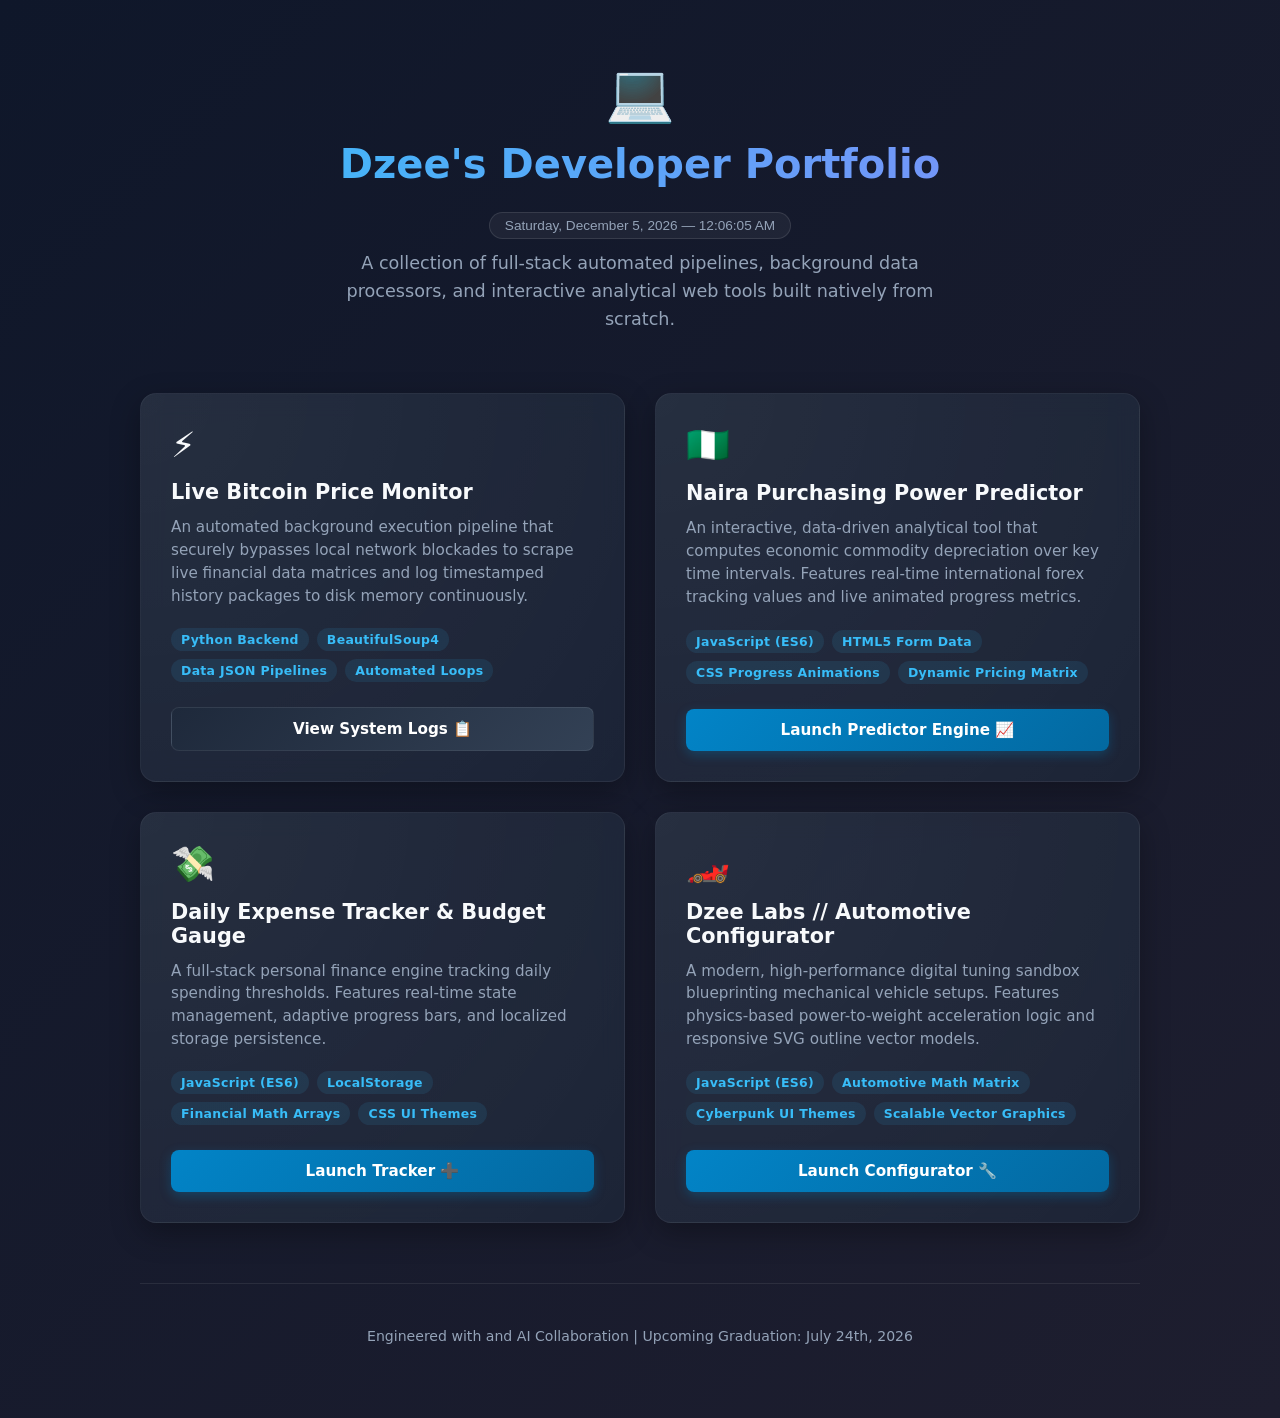
<file: index.html>
<!DOCTYPE html>
<html lang="en">
<head>
    <meta charset="UTF-8">
    <meta name="viewport" content="width=device-width, initial-scale=1.0">
    <title>My Software Engineering Portfolio</title>
    <link rel="stylesheet" href="style.css">
</head>
<body>
    <div class="portfolio-container">
        <!-- Developer Profile Presentation Header Card -->
        <header class="profile-header">
            <div class="avatar-logo">💻</div>
            <h1>Dzee's Developer Portfolio</h1>
            <div id="live-clock" style="display: inline-block; margin: 10px 0; padding: 5px 15px; background: rgba(255, 255, 255, 0.05); border: 1px solid rgba(255, 255, 255, 0.1); border-radius: 50px; font-size: 0.85rem; color: #94a3b8; font-family: 'Inter', sans-serif;"></div>
            <p>A collection of full-stack automated pipelines, background data processors, and interactive analytical web tools built natively from scratch.</p>
            <script>
                function runHeaderClock() {
                    const clockElement = document.getElementById('live-clock');
                    const update = () => {
                        const now = new Date();
                        const dateString = now.toLocaleDateString('en-US', {
                            weekday: 'long',
                            year: 'numeric',
                            month: 'long',
                            day: 'numeric'
                        });
                        const timeString = now.toLocaleTimeString('en-US', {
                            hour: 'numeric',
                            minute: '2-digit',
                            second: '2-digit',
                            hour12: true
                        });
                        clockElement.textContent = `${dateString} — ${timeString}`;
                    };
                    setInterval(update, 1000);
                    update();
                }
                runHeaderClock();
            </script>
        </header>

        <script>
            function updateLiveClock() {
                const now = new Date();
                const dateOptions = { weekday: 'long', year: 'numeric', month: 'long', day: 'numeric' };
                const timeOptions = { hour: 'numeric', minute: '2-digit', second: '2-digit', hour12: true };

                const dateString = now.toLocaleDateString('en-US', dateOptions);
                const timeString = now.toLocaleTimeString('en-US', timeOptions);

                document.getElementById('live-clock').textContent = `${dateString} — ${timeString}`;
            }
            setInterval(updateLiveClock, 1000);
            updateLiveClock();
        </script>

        <!-- Dynamic Responsive Projects Showcase Grid Layout -->
        <div class="projects-grid" style="grid-template-columns: repeat(auto-fit, minmax(340px, 1fr));">
            
                        <!-- CARD 1: BITCOIN LIVE REAL-TIME MONITOR -->
            <div class="project-card">
                <div class="card-icon">⚡</div>
                <h3>Live Bitcoin Price Monitor</h3>
                <p>An automated background execution pipeline that securely bypasses local network blockades to scrape live financial data matrices and log timestamped history packages to disk memory continuously.</p>
                <div class="tech-stack">
                    <span>Python Backend</span> <span>BeautifulSoup4</span> <span>Data JSON Pipelines</span> <span>Automated Loops</span>
                </div>
                <!-- Add this link button below to complete the alignment balance -->
                <a href="crypto_log.txt" class="launch-btn" style="background: linear-gradient(135deg, #1e293b 0%, #334155 100%); border: 1px solid var(--border-glow); box-shadow: none;">View System Logs 📋</a>
            </div>


            <!-- CARD 2: NAIRA PURCHASING POWER CALCULATOR ENGINE -->
            <div class="project-card">
                <div class="card-icon">🇳🇬</div>
                <h3>Naira Purchasing Power Predictor</h3>
                <p>An interactive, data-driven analytical tool that computes economic commodity depreciation over key time intervals. Features real-time international forex tracking values and live animated progress metrics.</p>
                <div class="tech-stack">
                    <span>JavaScript (ES6)</span> <span>HTML5 Form Data</span> <span>CSS Progress Animations</span> <span>Dynamic Pricing Matrix</span>
                </div>
                <a href="Naira Predictor/index.html" class="launch-btn">Launch Predictor Engine 📈</a>
            </div>
            
            <!-- CARD 3: REAL-TIME DAILY EXPENSE TRACKER -->
            <div class="project-card">
                <div class="card-icon">💸</div>
                <h3>Daily Expense Tracker & Budget Gauge</h3>
                <p>A full-stack personal finance engine tracking daily spending thresholds. Features real-time state management, adaptive progress bars, and localized storage persistence.</p>
                <div class="tech-stack">
                    <span>JavaScript (ES6)</span> <span>LocalStorage</span> <span>Financial Math Arrays</span> <span>CSS UI Themes</span>
                </div>
                <a href="Expense Tracker/index.html" class="launch-btn" style="background: linear-gradient(135deg, #0284c7 0%, #0369a1 100%);">Launch Tracker ➕</a>
            </div>

                        <!-- CARD 3: VIRTUAL AUTOMOTIVE CONFIGURATOR -->
            <div class="project-card">
                <div class="card-icon">🏎️</div>
                <h3>Dzee Labs // Automotive Configurator</h3>
                <p>A modern, high-performance digital tuning sandbox blueprinting mechanical vehicle setups. Features physics-based power-to-weight acceleration logic and responsive SVG outline vector models.</p>
                <div class="tech-stack">
                    <span>JavaScript (ES6)</span> <span>Automotive Math Matrix</span> <span>Cyberpunk UI Themes</span> <span>Scalable Vector Graphics</span>
                </div>
                <a href="Car Tuner/index.html" class="launch-btn" style="background: linear-gradient(135deg, #0284c7 0%, #0369a1 100%);">Launch Configurator 🔧</a>
            </div>


        </div>

        <footer>
            <p>Engineered with and AI Collaboration | Upcoming Graduation: July 24th, 2026</p>
        </footer>
    </div>
</body>
</html>
</file>
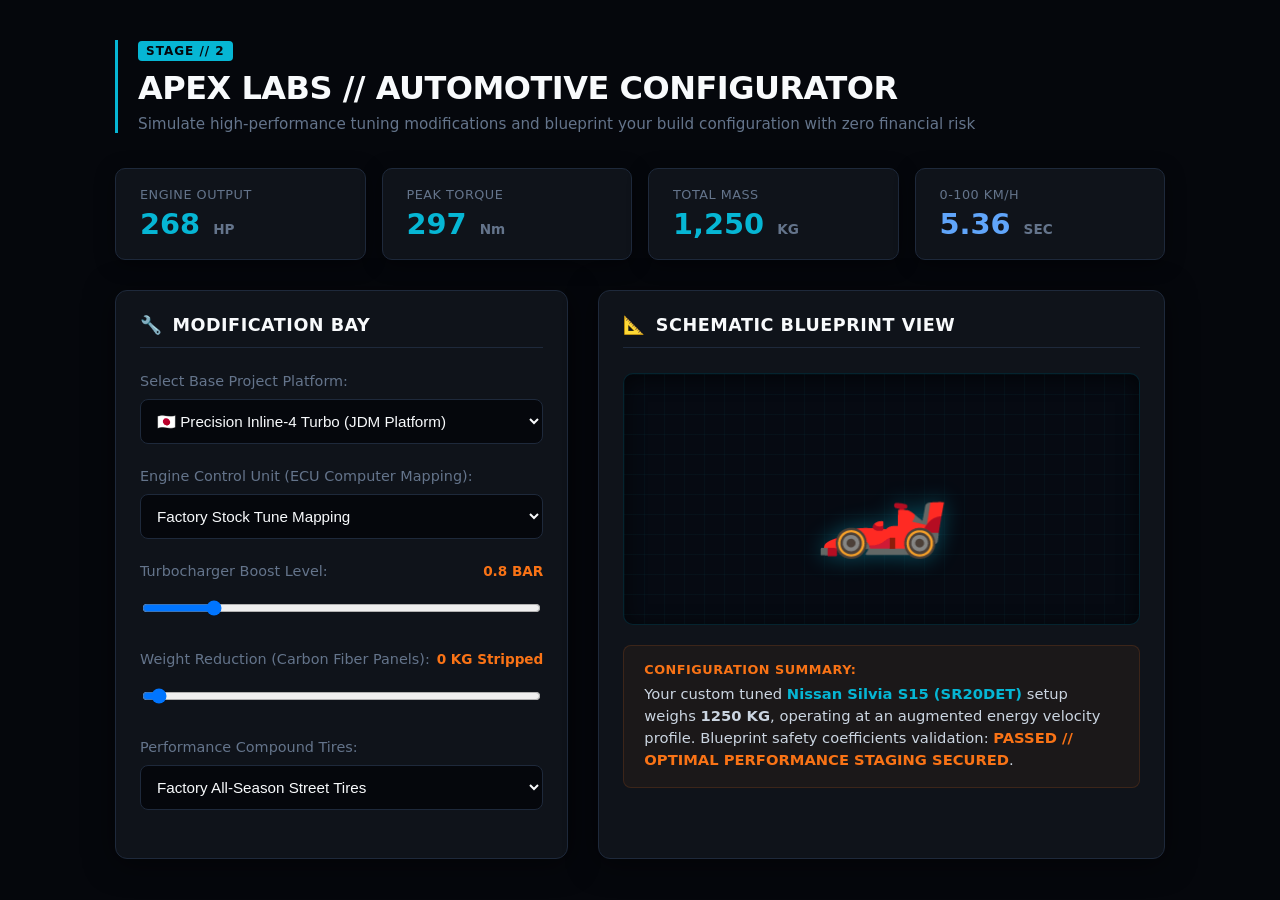
<file: Car Tuner/index.html>
<!DOCTYPE html>
<html lang="en">
<head>
    <meta charset="UTF-8">
    <meta name="viewport" content="width=device-width, initial-scale=1.0">
    <title>Apex Labs // Virtual Car Tuner</title>
    <link rel="stylesheet" href="style.css">
</head>
<body>
    <div class="garage-wrapper">
        <header>
            <div class="logo-badge">STAGE // 2</div>
            <h1>APEX LABS // AUTOMOTIVE CONFIGURATOR</h1>
            <p>Simulate high-performance tuning modifications and blueprint your build configuration with zero financial risk</p>
        </header>

        <!-- Live Telemetry Stats Dashboard Row Tracker -->
        <div class="telemetry-panel">
            <div class="stat-node">
                <span class="stat-title">Engine Output</span>
                <div class="stat-value"><span id="stat-hp">300</span> <small>HP</small></div>
            </div>
            <div class="stat-node">
                <span class="stat-title">Peak Torque</span>
                <div class="stat-value"><span id="stat-tq">350</span> <small>Nm</small></div>
            </div>
            <div class="stat-node">
                <span class="stat-title">Total Mass</span>
                <div class="stat-value"><span id="stat-wt">1,450</span> <small>KG</small></div>
            </div>
            <div class="stat-node">
                <span class="stat-title">0-100 KM/H</span>
                <div class="stat-value" style="color: #60a5fa;"><span id="stat-acc">5.2</span> <small>SEC</small></div>
            </div>
        </div>

        <!-- Split Grid Workspace Panel Container -->
        <div class="workspace-grid">
            <!-- Left Panel Column: Tuning Bay Controls Matrix -->
            <div class="control-panel flex-column">
                <h2><span class="panel-icon">🔧</span> MODIFICATION BAY</h2>
                
                <div class="tuning-group">
                    <label for="chassis-select">Select Base Project Platform:</label>
                    <select id="chassis-select">
                        <option value="jdm">🇯🇵 Precision Inline-4 Turbo (JDM Platform)</option>
                        <option value="euro">🇩🇪 Twin-Turbo V6 Euro Muscle (Euro Platform)</option>
                        <option value="usdm">🇺🇸 Naturally Aspirated V8 Block (USDM Platform)</option>
                    </select>
                </div>

                <div class="tuning-group">
                    <label for="ecu-select">Engine Control Unit (ECU Computer Mapping):</label>
                    <select id="ecu-select">
                        <option value="stock">Factory Stock Tune Mapping</option>
                        <option value="stage1">Stage 1 Flash Performance Map (+15% HP)</option>
                        <option value="stage2">Stage 2 Custom Dyno Calibration (+35% HP)</option>
                    </select>
                </div>

                <!-- Range Sliders for Mechanical Handling Adjustments -->
                <div class="tuning-group">
                    <div class="slider-header">
                        <label for="boost-slider">Turbocharger Boost Level:</label>
                        <span class="slider-readout" id="boost-readout">0.8 BAR</span>
                    </div>
                    <input type="range" id="boost-slider" min="0.5" max="2.5" step="0.1" value="0.8">
                </div>

                <div class="tuning-group">
                    <div class="slider-header">
                        <label for="weight-slider">Weight Reduction (Carbon Fiber Panels):</label>
                        <span class="slider-readout" id="weight-readout">0 KG Stripped</span>
                    </div>
                    <input type="range" id="weight-slider" min="0" max="300" step="10" value="0">
                </div>

                <div class="tuning-group">
                    <label for="tire-select">Performance Compound Tires:</label>
                    <select id="tire-select">
                        <option value="street">Factory All-Season Street Tires</option>
                        <option value="sport">Semi-Slick Sport Compounds (Improves Launch)</option>
                        <option value="track">Full Track Slicks (Maximum Traction)</option>
                    </select>
                </div>
            </div>

            <!-- Right Panel Column: Interactive Blueprint Render Visualizer Canvas Window -->
            <div class="render-panel flex-column">
                <h2><span class="panel-icon">📐</span> SCHEMATIC BLUEPRINT VIEW</h2>
                <div class="blueprint-canvas-box">
                    <!-- Vector Chassis Graphics Matrix Overlay Ring Elements -->
                    <div class="wireframe-ring" id="ring-back"></div>
                    <div class="wireframe-ring" id="ring-front"></div>
                    <div class="chassis-car-vector" id="car-vector-silhouette">🏎️</div>
                    <div class="blueprint-grid-lines"></div>
                </div>
                <div class="build-summary-card">
                    <h3>CONFIGURATION SUMMARY:</h3>
                    <p id="summary-text">Select mechanical adjustments to compute your blueprint mapping metrics safely.</p>
                </div>
            </div>
        </div>
    </div>

    <script src="app.js"></script>
</body>
</html>
</file>
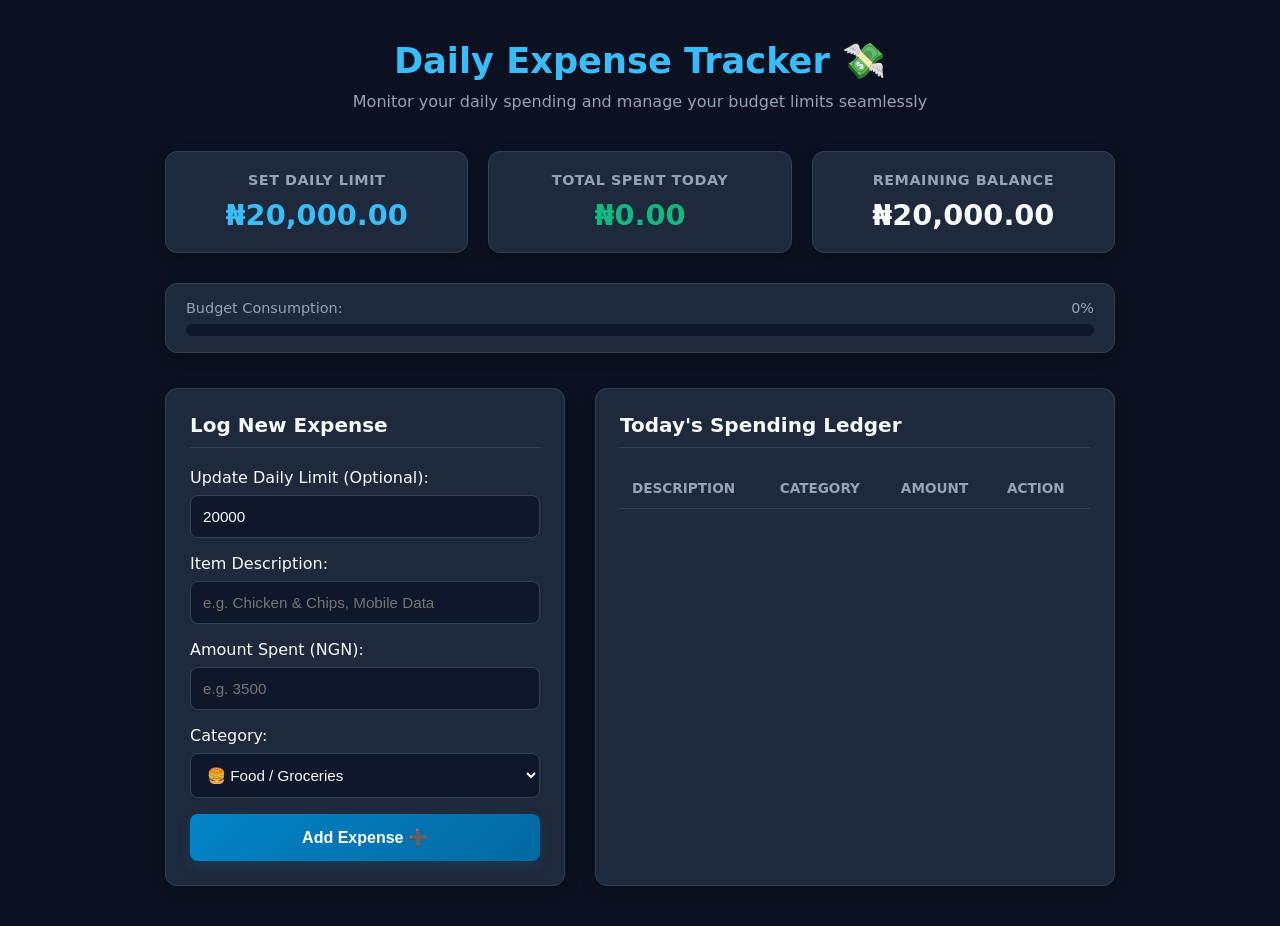
<file: Expense Tracker/index.html>
<!DOCTYPE html>
<html lang="en">
<head>
    <meta charset="UTF-8">
    <meta name="viewport" content="width=device-width, initial-scale=1.0">
    <title>Daily Expense Tracker & Budget Gauge</title>
    <link rel="stylesheet" href="style.css">
</head>
<body>
    <div class="tracker-wrapper">
        <header>
            <h1>Daily Expense Tracker 💸</h1>
            <p>Monitor your daily spending and manage your budget limits seamlessly</p>
        </header>

        <!-- Top Overview Budget Cards Row Container -->
        <div class="metrics-grid">
            <div class="metric-card total-budget">
                <h3>Set Daily Limit</h3>
                <div class="amount">₦<span id="display-budget">20,000</span></div>
            </div>
            <div class="metric-card total-spent">
                <h3>Total Spent Today</h3>
                <div class="amount" id="display-spent">₦0.00</div>
            </div>
            <div class="metric-card balance-left">
                <h3>Remaining Balance</h3>
                <div class="amount" id="display-balance">₦20,000</div>
            </div>
        </div>

        <!-- Progress Gauge Bar Tracker Section -->
        <div class="gauge-section">
            <div class="gauge-label">Budget Consumption: <span id="gauge-pct">0%</span></div>
            <div class="gauge-track">
                <div class="gauge-fill" id="gauge-fill-bar"></div>
            </div>
        </div>

        <!-- Main Form Input and Data Grid Split Panel Box -->
        <div class="main-panel">
            <!-- Left Column Component: Log Input Form -->
            <div class="form-container">
                <h2>Log New Expense</h2>
                <form id="expense-form">
                    <div class="form-group">
                        <label for="budget-limit-input">Update Daily Limit (Optional):</label>
                        <input type="number" id="budget-limit-input" value="20000" placeholder="e.g. 20000">
                    </div>
                    <div class="form-group">
                        <label for="item-desc">Item Description:</label>
                        <input type="text" id="item-desc" placeholder="e.g. Chicken & Chips, Mobile Data" required>
                    </div>
                    <div class="form-group">
                        <label for="item-amount">Amount Spent (NGN):</label>
                        <input type="number" id="item-amount" placeholder="e.g. 3500" required>
                    </div>
                    <div class="form-group">
                        <label for="item-category">Category:</label>
                        <select id="item-category">
                            <option value="Food">🍔 Food / Groceries</option>
                            <option value="Data">📱 Data / Internet</option>
                            <option value="Transport">🚖 Transport</option>
                            <option value="Entertainment">🎬 Entertainment</option>
                            <option value="Other">💡 Other Necessities</option>
                        </select>
                    </div>
                    <button type="submit" class="submit-btn">Add Expense ➕</button>
                </form>
            </div>

            <!-- Right Column Component: Visual Data Table List Log -->
            <div class="log-container">
                <h2>Today's Spending Ledger</h2>
                <div class="table-wrapper">
                    <table>
                        <thead>
                            <tr>
                                <th>Description</th>
                                <th>Category</th>
                                <th>Amount</th>
                                <th>Action</th>
                            </tr>
                        </thead>
                        <tbody id="ledger-rows">
                            <!-- JavaScript will insert rows here dynamically -->
                        </tbody>
                    </table>
                </div>
            </div>
        </div>
    </div>

    <script src="app.js"></script>
</body>
</html>
</file>
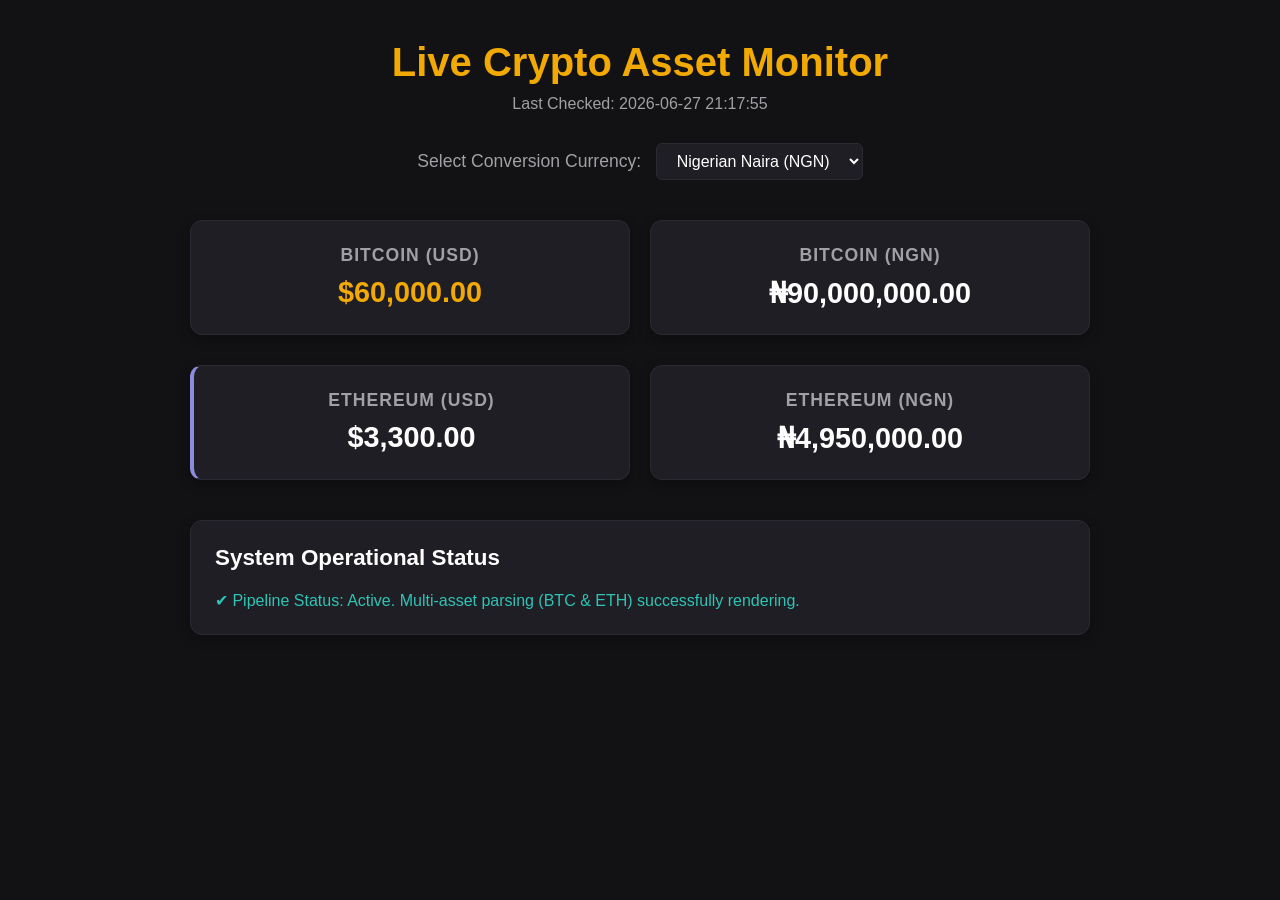
<file: Live Bitcoin Price Monitor/index.html>
<!DOCTYPE html>
<html lang="en">
<head>
    <meta charset="UTF-8">
    <meta name="viewport" content="width=device-width, initial-scale=1.0">
    <title>Multi-Asset Crypto Dashboard</title>
    <link rel="stylesheet" href="style.css">
</head>
<body>
    <div class="dashboard-container">
        <header>
            <h1>Live Crypto Asset Monitor</h1>
            <p>Last Checked: <span id="timestamp">Synchronizing backend pipelines...</span></p>
        </header>

        <div class="control-panel" style="text-align: center; margin-bottom: 40px;">
            <label for="currency-select" style="color: var(--text-muted); font-size: 1.1rem; margin-right: 10px;">Select Conversion Currency:</label>
            <select id="currency-select" style="background: var(--card-bg); color: var(--text-main); border: 1px solid var(--border-color); padding: 8px 16px; border-radius: 6px; font-size: 1rem; cursor: pointer; outline: none;">
                <option value="ngn">Nigerian Naira (NGN)</option>
                <option value="eur">Euro (EUR)</option>
            </select>
        </div>

        <!-- ROW 1: BITCOIN TRACKING ASSETS -->
        <div class="price-grid" style="grid-template-columns: repeat(auto-fit, minmax(280px, 1fr)); margin-bottom: 30px;">
            <div class="card btc">
                <h3>Bitcoin (USD)</h3>
                <div class="price" id="btc-usd">$0.00</div>
            </div>
            <div class="card">
                <h3 id="btc-converted-label">Bitcoin (NGN)</h3>
                <div class="price" id="btc-converted-price">₦0.00</div>
            </div>
        </div>

        <!-- ROW 2: ETHEREUM TRACKING ASSETS -->
        <div class="price-grid" style="grid-template-columns: repeat(auto-fit, minmax(280px, 1fr)); margin-bottom: 40px;">
            <div class="card" style="border-left: 4px solid #8c8cde;">
                <h3>Ethereum (USD)</h3>
                <div class="price" id="eth-usd">$0.00</div>
            </div>
            <div class="card">
                <h3 id="eth-converted-label">Ethereum (NGN)</h3>
                <div class="price" id="eth-converted-price">₦0.00</div>
            </div>
        </div>

        <div class="log-section">
            <h2>System Operational Status</h2>
            <p style="color: #2ec4b6;">✔ Pipeline Status: Active. Multi-asset parsing (BTC & ETH) successfully rendering.</p>
        </div>
    </div>

    <script src="app.js"></script>
</body>
</html>
</file>
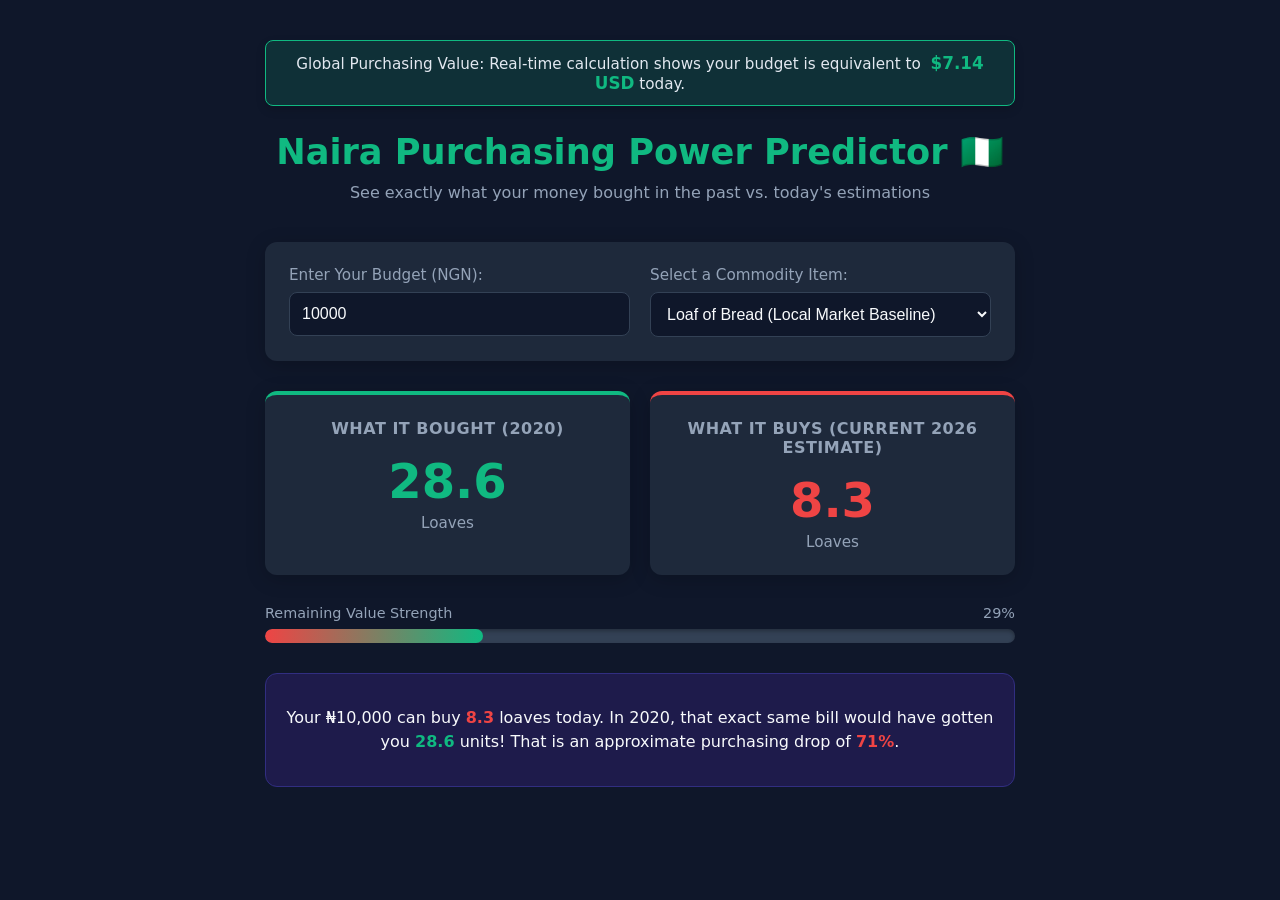
<file: Naira Predictor/index.html>
<!DOCTYPE html>
<html lang="en">
<head>
    <meta charset="UTF-8">
    <meta name="viewport" content="width=device-width, initial-scale=1.0">
    <title>Naira Purchasing Power Predictor</title>
    <link rel="stylesheet" href="style.css">
</head>
<body>
    <div class="app-wrapper">
        <div class="forex-banner" id="usd-banner">
            Global Valuation: <b>Loading USD Equivalency...</b>
        </div>

        <header>
            <h1>Naira Purchasing Power Predictor 🇳🇬</h1>
            <p>See exactly what your money bought in the past vs. today's estimations</p>
        </header>

        <div class="input-card">
            <div class="form-group">
                <label for="budget-input">Enter Your Budget (NGN):</label>
                <input type="number" id="budget-input" value="10000" placeholder="e.g. 10000">
            </div>

            <div class="form-group">
                <label for="item-select">Select a Commodity Item:</label>
                <select id="item-select">
                    <option value="bread">Loaf of Bread (Local Market Baseline)</option>
                    <option value="rice">Bag of Rice (50kg Standard)</option>
                    <option value="fuel">Fuel / Petrol (Per Litre Cost)</option>
                    <option value="data">Mobile Data Package (1GB Allocation)</option>
                    <option value="food">Plate of Food (Standard Restaurant)</option>
                    <option value="movie">Cinema Movie Ticket</option>
                    <option value="fees">School Fees Baseline (Per Term)</option>
                </select>
            </div>
        </div>

        <div class="comparison-grid">
            <div class="result-card past">
                <h3>What it Bought (2020)</h3>
                <div class="quantity-display" id="past-quantity">0</div>
                <p class="unit-label" id="past-unit">Units</p>
            </div>

            <div class="result-card present">
                <h3>What it Buys (Current 2026 Estimate)</h3>
                <div class="quantity-display" id="present-quantity">0</div>
                <p class="unit-label" id="present-unit">Units</p>
            </div>
        </div>

        <!-- New Visual Progress Bar Graphics Track Component Box -->
        <div class="progress-section" style="margin-bottom: 30px;">
            <div style="display: flex; justify-content: space-between; margin-bottom: 8px; font-size: 0.9rem; color: var(--text-muted);">
                <span>Remaining Value Strength</span>
                <span id="strength-percentage">100%</span>
            </div>
            <div class="progress-track">
                <div class="progress-fill" id="power-bar"></div>
            </div>
        </div>

        <div class="insight-box">
            <p id="insight-text">Adjust your budget to trigger live purchasing power calculations.</p>
        </div>
    </div>

    <script src="app.js"></script>
</body>
</html>
</file>
<file: style.css>
:root {
    --bg-gradient: linear-gradient(135deg, #0f172a 0%, #1e1e2f 100%);
    --card-bg: rgba(30, 41, 59, 0.7);
    --accent-blue: #38bdf8;
    --text-white: #f8fafc;
    --text-muted: #94a3b8;
    --border-glow: rgba(255, 255, 255, 0.08);
}

body {
    font-family: 'Segoe UI', system-ui, -apple-system, sans-serif;
    background: var(--bg-gradient);
    color: var(--text-white);
    margin: 0;
    padding: 60px 20px;
    min-height: 100vh;
    display: flex;
    justify-content: center;
    box-sizing: border-box;
}

.portfolio-container {
    max-width: 1000px;
    width: 100%;
}

.profile-header {
    text-align: center;
    margin-bottom: 60px;
}

.avatar-logo {
    font-size: 3.5rem;
    margin-bottom: 15px;
    animation: float 3s ease-in-out infinite;
}

@keyframes float {
    0%, 100% { transform: translateY(0); }
    50% { transform: translateY(-10px); }
}

.profile-header h1 {
    font-size: 2.5rem;
    margin: 0 0 15px 0;
    background: linear-gradient(90deg, #38bdf8, #818cf8);
    -webkit-background-clip: text;
        background: linear-gradient(90deg, #38bdf8, #818cf8);
    -webkit-background-clip: text;
    background-clip: text; /* Add this standard line to clear the warning */
    -webkit-text-fill-color: transparent;
    -webkit-text-fill-color: transparent;
}

.profile-header p {
    color: var(--text-muted);
    font-size: 1.1rem;
    max-width: 650px;
    margin: 0 auto;
    line-height: 1.6;
}

/* Projects Card Matrix Layout */
.projects-grid {
    display: grid;
    grid-template-columns: repeat(auto-fit, minmax(300px, 1fr));
    gap: 30px;
    margin-bottom: 60px;
}

.project-card {
    background: radial-gradient(circle at top left, rgba(255, 255, 255, 0.05), transparent), var(--card-bg);
    border: 1px solid rgba(255, 255, 255, 0.05);
    border-radius: 16px;
    padding: 30px;
    display: flex;
    flex-direction: column;
    box-shadow: 0 10px 30px rgba(0, 0, 0, 0.3);
    backdrop-filter: blur(12px);
    -webkit-backdrop-filter: blur(12px);
    transition: transform 0.3s cubic-bezier(0.4, 0, 0.2, 1), border-color 0.3s ease, box-shadow 0.3s ease;
}

.project-card:hover {
    box-shadow: 0 10px 40px rgba(0, 0, 0, 0.4), 0 0 20px rgba(56, 189, 248, 0.25);
}

.project-card:hover {
    transform: translateY(-5px);
    border-color: rgba(56, 189, 248, 0.4);
}

.card-icon {
    font-size: 2.2rem;
    margin-bottom: 15px;
}

.project-card h3 {
    margin: 0 0 12px 0;
    font-size: 1.3rem;
    color: var(--text-white);
}

.project-card p {
    color: var(--text-muted);
    font-size: 0.95rem;
    line-height: 1.5;
    margin: 0 0 20px 0;
    flex-grow: 1; /* Pushes the button to the bottom evenly */
}

/* Tech Badges Container Layout */
.tech-stack {
    display: flex;
    flex-wrap: wrap;
    gap: 8px;
    margin-bottom: 25px;
}

.tech-stack span {
    background-color: rgba(56, 189, 248, 0.1);
    color: var(--accent-blue);
    padding: 4px 10px;
    border-radius: 50px;
    font-size: 0.78rem;
    font-weight: 600;
    letter-spacing: 0.3px;
}

/* Interactive Launch Action Button Control Rules */
.launch-btn {
    display: inline-block;
    background: linear-gradient(135deg, #0284c7 0%, #0369a1 100%);
    color: white;
    text-decoration: none;
    text-align: center;
    padding: 12px;
    border-radius: 8px;
    font-weight: 600;
    font-size: 0.95rem;
    transition: opacity 0.2s, transform 0.1s;
    box-shadow: 0 4px 12px rgba(2, 132, 199, 0.3);
}

.launch-btn:hover {
    opacity: 0.9;
}

.launch-btn:active {
    transform: scale(0.98);
}

footer {
    text-align: center;
    color: var(--text-muted);
    font-size: 0.88rem;
    border-top: 1px solid var(--border-glow);
    padding-top: 30px;
}
</file>
<file: Car Tuner/style.css>
:root {
    --bg-obsidian: #05070c;
    --panel-charcoal: #0f131a;
    --neon-cyan: #06b6d4;
    --neon-orange: #f97316;
    --text-white: #f8fafc;
    --text-dim: #64748b;
    --border-alloy: #1e293b;
}

body {
    font-family: 'SF Pro Display', system-ui, -apple-system, sans-serif;
    background-color: var(--bg-obsidian);
    color: var(--text-white);
    margin: 0;
    padding: 40px 20px;
    display: flex;
    justify-content: center;
}

.garage-wrapper {
    max-width: 1050px;
    width: 100%;
}

header {
    margin-bottom: 35px;
    border-left: 3px solid var(--neon-cyan);
    padding-left: 20px;
}

.logo-badge {
    background-color: var(--neon-cyan);
    color: var(--bg-obsidian);
    display: inline-block;
    padding: 3px 8px;
    font-size: 0.75rem;
    font-weight: 800;
    border-radius: 4px;
    letter-spacing: 1px;
    margin-bottom: 8px;
}

header h1 {
    font-size: 2rem;
    margin: 0 0 8px 0;
    letter-spacing: -0.5px;
}

header p {
    color: var(--text-dim);
    margin: 0;
    font-size: 0.95rem;
}

/* Telemetry Dashboard Stats Node Strip Banner Row CSS Layout Rules */
.telemetry-panel {
    display: grid;
    grid-template-columns: repeat(auto-fit, minmax(200px, 1fr));
    gap: 16px;
    margin-bottom: 30px;
}

.stat-node {
    background-color: var(--panel-charcoal);
    border: 1px solid var(--border-alloy);
    padding: 18px 24px;
    border-radius: 10px;
    box-shadow: 0 4px 20px rgba(0,0,0,0.4);
}

.stat-title {
    font-size: 0.8rem;
    color: var(--text-dim);
    text-transform: uppercase;
    letter-spacing: 0.5px;
    display: block;
    margin-bottom: 5px;
}

.stat-value {
    font-size: 1.8rem;
    font-weight: 700;
    color: var(--neon-cyan);
}

.stat-value small {
    font-size: 0.85rem;
    color: var(--text-dim);
    margin-left: 3px;
}

/* Main Workspace Core Split Interface Panels Layout */
.workspace-grid {
    display: grid;
    grid-template-columns: 1fr 1.25fr;
    gap: 30px;
}

@media(max-width: 800px) {
    .workspace-grid { grid-template-columns: 1fr; }
}

.flex-column {
    display: flex;
    flex-direction: column;
}

.control-panel, .render-panel {
    background-color: var(--panel-charcoal);
    border: 1px solid var(--border-alloy);
    padding: 24px;
    border-radius: 12px;
    box-shadow: 0 4px 30px rgba(0,0,0,0.5);
}

h2 {
    font-size: 1.1rem;
    letter-spacing: 0.5px;
    color: var(--text-white);
    margin: 0 0 25px 0;
    display: flex;
    align-items: center;
    gap: 10px;
    border-bottom: 1px solid var(--border-alloy);
    padding-bottom: 12px;
}

.panel-icon { color: var(--neon-cyan); }

.tuning-group {
    display: flex;
    flex-direction: column;
    gap: 10px;
    margin-bottom: 24px;
}

label {
    font-size: 0.9rem;
    color: var(--text-dim);
    font-weight: 500;
}

select, input[type="range"] {
    background-color: #05070c;
    border: 1px solid var(--border-alloy);
    padding: 12px;
    border-radius: 8px;
    color: var(--text-white);
    font-size: 0.95rem;
    outline: none;
}

select:focus { border-color: var(--neon-cyan); }

.slider-header {
    display: flex;
    justify-content: space-between;
    align-items: center;
}

.slider-readout {
    font-size: 0.85rem;
    color: var(--neon-orange);
    font-weight: bold;
}

/* Range Input Slider Styling Adjustments Layout Rules Override */
input[type="range"] {
    padding: 8px;
    cursor: pointer;
}

/* Schematic Cyber-Garage Canvas Simulator Vector Container Panel Styles */
.blueprint-canvas-box {
    background-color: #060a12;
    border: 1px solid rgba(6, 182, 212, 0.15);
    height: 250px;
    border-radius: 10px;
    position: relative;
    overflow: hidden;
    display: flex;
    justify-content: center;
    align-items: center;
    margin-bottom: 20px;
    box-shadow: inset 0 4px 20px rgba(0,0,0,0.6);
}

.blueprint-grid-lines {
    position: absolute;
    width: 100%;
    height: 100%;
    background-image: 
        linear-gradient(rgba(6, 182, 212, 0.04) 1px, transparent 1px),
        linear-gradient(90deg, rgba(6, 182, 212, 0.04) 1px, transparent 1px);
    background-size: 20px 20px;
    z-index: 1;
}

.chassis-car-vector {
    font-size: 6rem;
    z-index: 5;
    transition: transform 0.2s cubic-bezier(0.175, 0.885, 0.32, 1.275);
    filter: drop-shadow(0 0 10px rgba(6, 182, 212, 0.4));
}

/* Neon Blueprint Glow Rings Simulation Elements Layout Shapes Rules */
.wireframe-ring {
    position: absolute;
    border: 2px dashed rgba(6, 182, 212, 0.3);
    border-radius: 50%;
    width: 80px;
    height: 80px;
    z-index: 2;
    animation: rotateRing 12s linear infinite;
    display: none; /* Activated dynamically through specific tuning changes codes */
}

@keyframes rotateRing {
    100% { transform: rotate(360deg); }
}

.build-summary-card {
    background-color: rgba(249, 115, 22, 0.05);
    border: 1px solid rgba(249, 115, 22, 0.15);
    padding: 16px 20px;
    border-radius: 8px;
}

.build-summary-card h3 {
    margin: 0 0 6px 0;
    font-size: 0.8rem;
    color: var(--neon-orange);
    letter-spacing: 0.5px;
}

.build-summary-card p {
    margin: 0;
    font-size: 0.92rem;
    color: #cbd5e1;
    line-height: 1.5;
}
</file>
<file: Expense Tracker/style.css>
:root {
    --bg-dark: #0b1120;
    --panel-bg: #1e293b;
    --accent-emerald: #10b981;
    --accent-blue: #38bdf8;
    --warning-red: #f43f5e;
    --text-main: #f8fafc;
    --text-muted: #94a3b8;
    --border-color: #334155;
}

body {
    font-family: 'Segoe UI', system-ui, -apple-system, sans-serif;
    background-color: var(--bg-dark);
    color: var(--text-main);
    margin: 0;
    padding: 40px 20px;
    display: flex;
    justify-content: center;
}

.tracker-wrapper {
    max-width: 950px;
    width: 100%;
}

header {
    text-align: center;
    margin-bottom: 40px;
}

header h1 {
    color: var(--accent-blue);
    margin: 0 0 10px 0;
    font-size: 2.2rem;
}

header p {
    color: var(--text-muted);
    margin: 0;
}

/* Metrics Dashboard Grid Layout Row */
.metrics-grid {
    display: grid;
    grid-template-columns: repeat(auto-fit, minmax(240px, 1fr));
    gap: 20px;
    margin-bottom: 30px;
}

.metric-card {
    background-color: var(--panel-bg);
    border: 1px solid var(--border-color);
    padding: 20px;
    border-radius: 12px;
    text-align: center;
    box-shadow: 0 4px 15px rgba(0,0,0,0.2);
}

.metric-card h3 {
    margin: 0 0 10px 0;
    font-size: 0.9rem;
    color: var(--text-muted);
    text-transform: uppercase;
    letter-spacing: 0.5px;
}

.metric-card .amount {
    font-size: 1.8rem;
    font-weight: 700;
}

.total-budget .amount { color: var(--accent-blue); }
.total-spent .amount { color: var(--accent-emerald); }
.balance-left .amount { color: var(--text-main); }

/* Progress Gauge Section Layout */
.gauge-section {
    background-color: var(--panel-bg);
    padding: 16px 20px;
    border-radius: 12px;
    border: 1px solid var(--border-color);
    margin-bottom: 35px;
    box-shadow: 0 4px 15px rgba(0,0,0,0.2);
}

.gauge-label {
    display: flex;
    justify-content: space-between;
    font-size: 0.9rem;
    color: var(--text-muted);
    margin-bottom: 8px;
    font-weight: 500;
}

.gauge-track {
    background-color: #0f172a;
    width: 100%;
    height: 12px;
    border-radius: 50px;
    overflow: hidden;
}

.gauge-fill {
    height: 100%;
    width: 0%; /* Dynamic width control handled via JavaScript runtime */
    background-color: var(--accent-emerald);
    border-radius: 50px;
    transition: width 0.4s cubic-bezier(0.4, 0, 0.2, 1), background-color 0.3s;
}

/* Two-Column Form and Table Panel Split Layout Grid */
.main-panel {
    display: grid;
    grid-template-columns: 1fr 1.3fr;
    gap: 30px;
}

@media (max-width: 768px) {
    .main-panel { grid-template-columns: 1fr; }
}

.form-container, .log-container {
    background-color: var(--panel-bg);
    border: 1px solid var(--border-color);
    padding: 24px;
    border-radius: 12px;
    box-shadow: 0 4px 15px rgba(0,0,0,0.2);
}

h2 {
    font-size: 1.25rem;
    margin: 0 0 20px 0;
    border-bottom: 1px solid var(--border-color);
    padding-bottom: 10px;
}

.form-group {
    display: flex;
    flex-direction: column;
    gap: 8px;
    margin-bottom: 16px;
}

input, select {
    background-color: #0f172a;
    border: 1px solid var(--border-color);
    padding: 12px;
    border-radius: 8px;
    color: var(--text-main);
    font-size: 0.95rem;
    outline: none;
}

input:focus, select:focus {
    border-color: var(--accent-blue);
}

.submit-btn {
    width: 100%;
    background: linear-gradient(135deg, #0284c7 0%, #0369a1 100%);
    color: white;
    border: none;
    padding: 14px;
    border-radius: 8px;
    font-weight: 600;
    font-size: 1rem;
    cursor: pointer;
    box-shadow: 0 4px 12px rgba(2, 132, 199, 0.2);
}

.submit-btn:hover { opacity: 0.95; }

/* Spending Ledger Table Configuration */
.table-wrapper {
    overflow-x: auto;
}

table {
    width: 100%;
    border-collapse: collapse;
    text-align: left;
}

th, td {
    padding: 12px;
    border-bottom: 1px solid var(--border-color);
    font-size: 0.95rem;
}

th {
    color: var(--text-muted);
    font-weight: 600;
    font-size: 0.85rem;
    text-transform: uppercase;
}

.delete-btn {
    background: none;
    border: none;
    color: var(--warning-red);
    cursor: pointer;
    font-size: 1.1rem;
    padding: 0;
}

.delete-btn:hover { transform: scale(1.15); }
</file>
<file: Live Bitcoin Price Monitor/style.css>
/* Modern Dark-Mode Crypto Dashboard Styling */
:root {
    --bg-color: #121214;
    --card-bg: #1e1e24;
    --accent-color: #f2a900; /* Bitcoin Orange */
    --text-main: #ffffff;
    --text-muted: #a0a0a5;
    --border-color: #2a2a32;
}

body {
    font-family: 'Segoe UI', Tahoma, Geneva, Verdana, sans-serif;
    background-color: var(--bg-color);
    color: var(--text-main);
    margin: 0;
    padding: 40px 20px;
    display: flex;
    flex-direction: column;
    align-items: center;
}

.dashboard-container {
    max-width: 900px;
    width: 100%;
}

header {
    margin-bottom: 30px;
    text-align: center;
}

h1 {
    color: var(--accent-color);
    margin: 0 0 10px 0;
    font-size: 2.5rem;
}

p {
    color: var(--text-muted);
    margin: 0;
}

/* Price Cards Grid */
.price-grid {
    display: grid;
    grid-template-columns: repeat(auto-fit, minmax(240px, 1fr));
    gap: 20px;
    margin-bottom: 40px;
}

.card {
    background-color: var(--card-bg);
    border: 1px solid var(--border-color);
    border-radius: 12px;
    padding: 24px;
    text-align: center;
    box-shadow: 0 4px 12px rgba(0, 0, 0, 0.3);
    transition: transform 0.2s;
}

.card:hover {
    transform: translateY(-5px);
}

.card h3 {
    margin: 0 0 10px 0;
    color: var(--text-muted);
    font-size: 1.1rem;
    text-transform: uppercase;
    letter-spacing: 1px;
}

.price {
    font-size: 1.8rem;
    font-weight: bold;
    color: var(--text-main);
}

.card.btc .price {
    color: var(--accent-color);
}

/* History Log Table */
.log-section {
    background-color: var(--card-bg);
    border: 1px solid var(--border-color);
    border-radius: 12px;
    padding: 24px;
    box-shadow: 0 4px 12px rgba(0, 0, 0, 0.3);
}

.log-section h2 {
    margin: 0 0 20px 0;
    font-size: 1.4rem;
    color: var(--text-main);
}

table {
    width: 100%;
    border-collapse: collapse;
    text-align: left;
}

th, td {
    padding: 14px;
    border-bottom: 1px solid var(--border-color);
}

th {
    color: var(--text-muted);
    font-weight: 600;
    text-transform: uppercase;
    font-size: 0.85rem;
}

td {
    color: var(--text-main);
}

tr:last-child td {
    border-bottom: none;
}
/* Price Change Flashing Animations */
.flash-up {
    animation: pulse-green 1s ease-out;
}

.flash-down {
    animation: pulse-red 1s ease-out;
}

@keyframes pulse-green {
    0% { background-color: rgba(46, 196, 182, 0.4); box-shadow: 0 0 15px rgba(46, 196, 182, 0.6); }
    100% { background-color: var(--card-bg); box-shadow: 0 4px 12px rgba(0, 0, 0, 0.3); }
}

@keyframes pulse-red {
    0% { background-color: rgba(231, 76, 60, 0.4); box-shadow: 0 0 15px rgba(231, 76, 60, 0.6); }
    100% { background-color: var(--card-bg); box-shadow: 0 4px 12px rgba(0, 0, 0, 0.3); }
}
</file>
<file: Naira Predictor/style.css>
:root {
    --bg-dark: #0f172a;
    --card-bg: #1e293b;
    --naira-green: #10b981;
    --text-white: #f8fafc;
    --text-muted: #94a3b8;
    --danger-red: #ef4444;
}

body {
    font-family: 'Segoe UI', system-ui, -apple-system, sans-serif;
    background-color: var(--bg-dark);
    color: var(--text-white);
    margin: 0;
    padding: 40px 20px;
    display: flex;
    justify-content: center;
}

.app-wrapper {
    max-width: 750px;
    width: 100%;
}

header {
    text-align: center;
    margin-bottom: 40px;
}

header h1 {
    color: var(--naira-green);
    font-size: 2.2rem;
    margin: 0 0 10px 0;
}

header p {
    color: var(--text-muted);
    margin: 0;
}

.input-card {
    background-color: var(--card-bg);
    padding: 24px;
    border-radius: 12px;
    display: grid;
    grid-template-columns: 1fr 1fr;
    gap: 20px;
    margin-bottom: 30px;
    box-shadow: 0 4px 20px rgba(0,0,0,0.2);
}

@media(max-width: 500px) {
    .input-card { grid-template-columns: 1fr; }
}

.form-group {
    display: flex;
    flex-direction: column;
    gap: 8px;
}

label {
    font-size: 0.95rem;
    color: var(--text-muted);
    font-weight: 500;
}

input, select {
    background-color: #0f172a;
    border: 1px solid #334155;
    padding: 12px;
    border-radius: 8px;
    color: var(--text-white);
    font-size: 1rem;
    outline: none;
    transition: border-color 0.2s;
}

input:focus, select:focus {
    border-color: var(--naira-green);
}

.comparison-grid {
    display: grid;
    grid-template-columns: 1fr 1fr;
    gap: 20px;
    margin-bottom: 30px;
}

.result-card {
    background-color: var(--card-bg);
    padding: 24px;
    border-radius: 12px;
    text-align: center;
    box-shadow: 0 4px 20px rgba(0,0,0,0.2);
    border-top: 4px solid transparent;
}

.result-card.past { border-color: var(--naira-green); }
.result-card.present { border-color: var(--danger-red); }

.result-card h3 {
    margin: 0 0 15px 0;
    font-size: 1rem;
    color: var(--text-muted);
    text-transform: uppercase;
    letter-spacing: 0.5px;
}

.quantity-display {
    font-size: 3rem;
    font-weight: 700;
    margin-bottom: 5px;
}

.result-card.past .quantity-display { color: var(--naira-green); }
.result-card.present .quantity-display { color: var(--danger-red); }

.unit-label {
    margin: 0;
    color: var(--text-muted);
    font-size: 0.95rem;
}

.insight-box {
    background-color: #1e1b4b;
    border: 1px solid #312e81;
    padding: 16px 20px;
    border-radius: 12px;
    text-align: center;
    font-size: 1rem;
    line-height: 1.5;
}
/* Real-Time Foreign Exchange Valuation Banner Layout Rules */
.forex-banner {
    background-color: rgba(16, 185, 129, 0.15);
    border: 1px solid var(--naira-green);
    color: #e2e8f0;
    padding: 12px 20px;
    border-radius: 8px;
    text-align: center;
    font-size: 0.95rem;
    margin-bottom: 25px;
    box-shadow: 0 4px 10px rgba(0, 0, 0, 0.15);
    animation: fadeIn 0.4s ease-in-out;
}

.forex-banner b {
    color: var(--naira-green);
    font-size: 1.05rem;
    margin-left: 5px;
}
/* Dynamic Progress Metric Bar Styles Theme */
.progress-track {
    background-color: #334155;
    width: 100%;
    height: 14px;
    border-radius: 50px;
    overflow: hidden;
    box-shadow: inset 0 2px 4px rgba(0,0,0,0.3);
}

.progress-fill {
    height: 100%;
    width: 100%; /* Default fully loaded bar layout state */
    background: linear-gradient(90deg, var(--danger-red) 0%, var(--naira-green) 100%);
    border-radius: 50px;
    transition: width 0.5s cubic-bezier(0.4, 0, 0.2, 1); /* Creates a smooth sliding animation */
}
</file>
